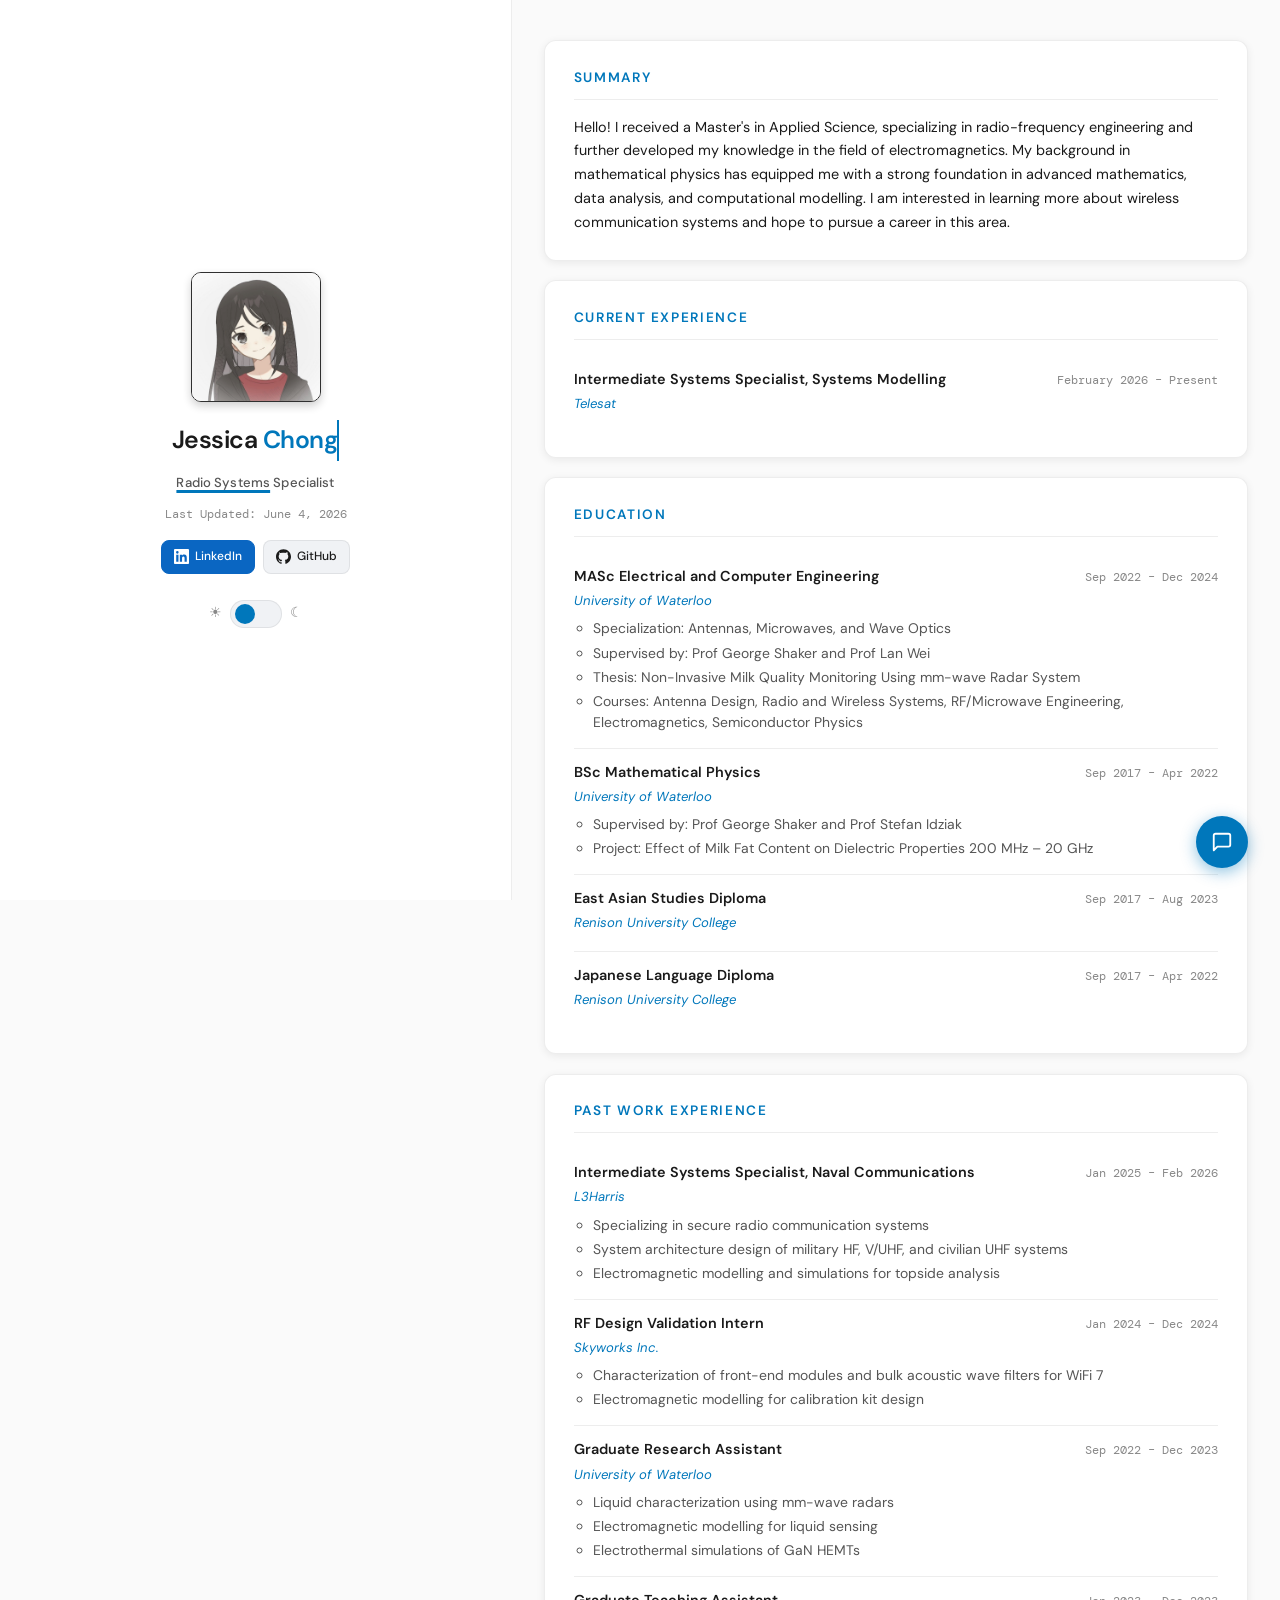
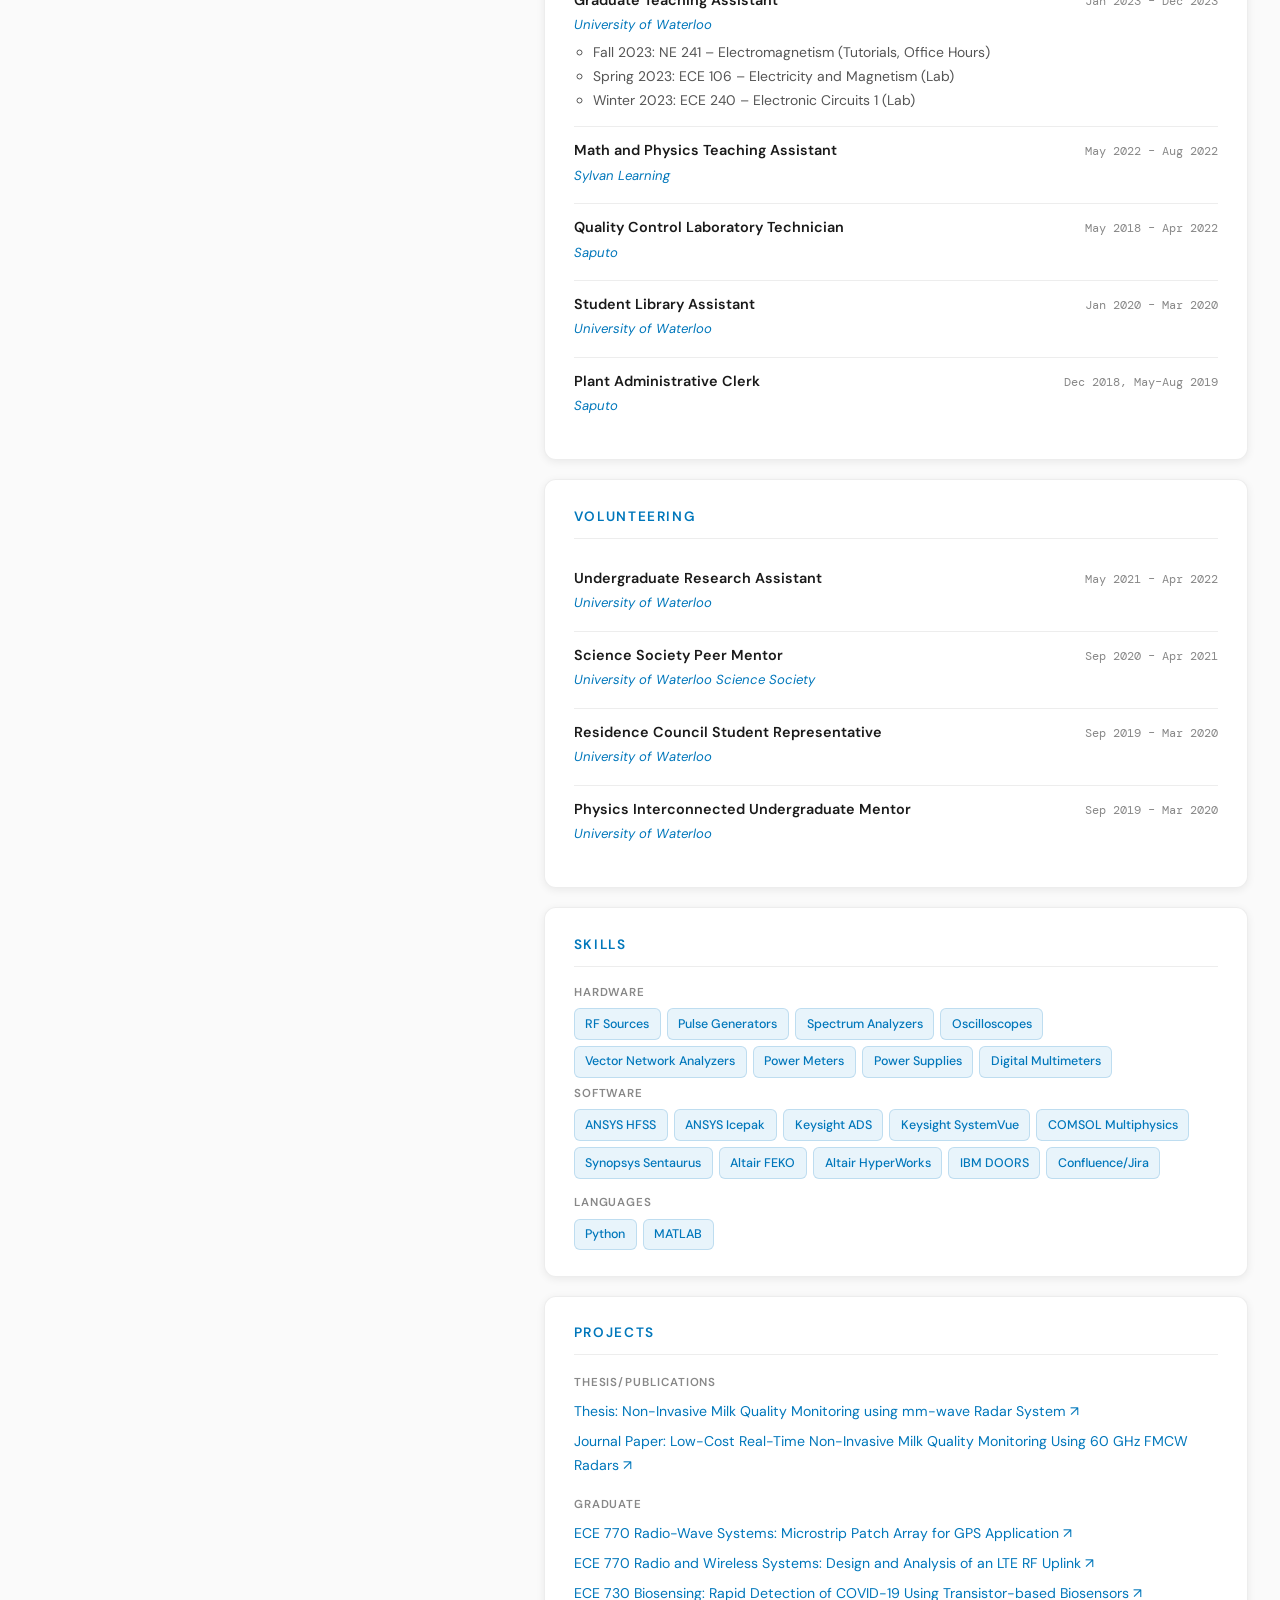
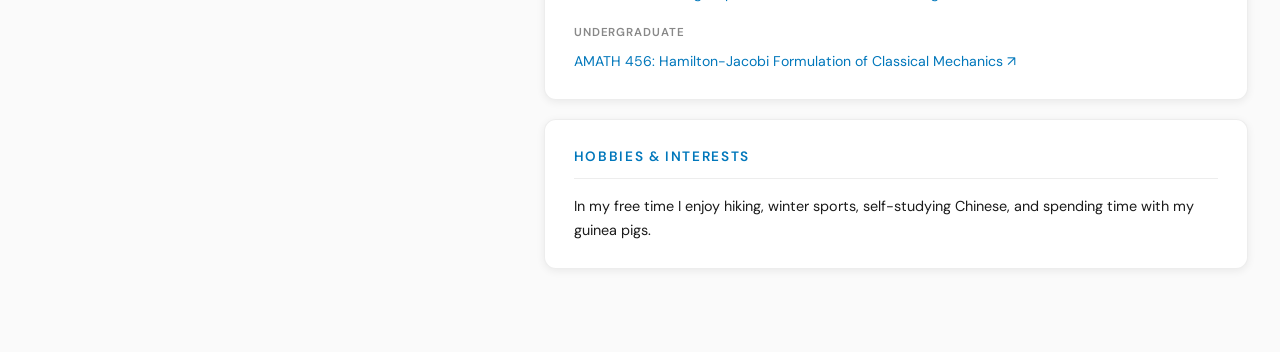
<file: index.html>
<!DOCTYPE html>
<html lang="en" data-theme="light">
<head>
    <meta charset="UTF-8">
    <meta name="viewport" content="width=device-width, initial-scale=1.0">
    <title>Jessica Chong — Radio Systems Specialist</title>
    <link rel="icon" type="image/x-icon" href="favicon.png">
    <link rel="preconnect" href="https://fonts.googleapis.com">
    <link rel="preconnect" href="https://fonts.gstatic.com" crossorigin>
    <link href="https://fonts.googleapis.com/css2?family=DM+Sans:ital,wght@0,300;0,400;0,500;0,600;1,300&family=DM+Mono:wght@400;500&display=swap" rel="stylesheet">
    <link rel="stylesheet" href="style.css">
</head>
<body>

    <div class="layout">

        <!-- ── Sidebar ── -->
        <aside class="sidebar">
            <div class="sidebar-inner">

                <div class="profile-wrap">
                    <img src="profile.jpeg" class="profileimg" alt="Jessica Chong" width="130" />
                </div>

                <div class="typewriter">
                    <h1>Jessica <span class="accent">Chong</span></h1>
                </div>

                <p class="role"><span class="role-underline">Radio Systems</span> Specialist</p>
                <p class="updated">Last Updated: June 4, 2026</p>

                <!-- Social buttons -->
                <div class="social-buttons">
                    <a href="https://www.linkedin.com/in/jkchong/" target="_blank" class="social-btn linkedin">
                        <svg xmlns="http://www.w3.org/2000/svg" viewBox="0 0 24 24" fill="currentColor" width="15" height="15"><path d="M20.447 20.452h-3.554v-5.569c0-1.328-.027-3.037-1.852-3.037-1.853 0-2.136 1.445-2.136 2.939v5.667H9.351V9h3.414v1.561h.046c.477-.9 1.637-1.85 3.37-1.85 3.601 0 4.267 2.37 4.267 5.455v6.286zM5.337 7.433a2.062 2.062 0 0 1-2.063-2.065 2.064 2.064 0 1 1 2.063 2.065zm1.782 13.019H3.555V9h3.564v11.452zM22.225 0H1.771C.792 0 0 .774 0 1.729v20.542C0 23.227.792 24 1.771 24h20.451C23.2 24 24 23.227 24 22.271V1.729C24 .774 23.2 0 22.222 0h.003z"/></svg>
                        LinkedIn
                    </a>
                    <a href="https://github.com/jessicakchong" target="_blank" class="social-btn github">
                        <svg xmlns="http://www.w3.org/2000/svg" viewBox="0 0 24 24" fill="currentColor" width="15" height="15"><path d="M12 .297c-6.63 0-12 5.373-12 12 0 5.303 3.438 9.8 8.205 11.385.6.113.82-.258.82-.577 0-.285-.01-1.04-.015-2.04-3.338.724-4.042-1.61-4.042-1.61C4.422 18.07 3.633 17.7 3.633 17.7c-1.087-.744.084-.729.084-.729 1.205.084 1.838 1.236 1.838 1.236 1.07 1.835 2.809 1.305 3.495.998.108-.776.417-1.305.76-1.605-2.665-.3-5.466-1.332-5.466-5.93 0-1.31.465-2.38 1.235-3.22-.135-.303-.54-1.523.105-3.176 0 0 1.005-.322 3.3 1.23.96-.267 1.98-.399 3-.405 1.02.006 2.04.138 3 .405 2.28-1.552 3.285-1.23 3.285-1.23.645 1.653.24 2.873.12 3.176.765.84 1.23 1.91 1.23 3.22 0 4.61-2.805 5.625-5.475 5.92.42.36.81 1.096.81 2.22 0 1.606-.015 2.896-.015 3.286 0 .315.21.69.825.57C20.565 22.092 24 17.592 24 12.297c0-6.627-5.373-12-12-12"/></svg>
                        GitHub
                    </a>
                </div>

                <div class="theme-toggle-wrap">
                    <span class="toggle-label">☀</span>
                    <label class="theme-switch" for="checkbox" aria-label="Toggle dark mode">
                        <input type="checkbox" id="checkbox" />
                        <div class="slider round"></div>
                    </label>
                    <span class="toggle-label">☾</span>
                </div>

            </div>
        </aside>

        <!-- ── Main content ── -->
        <main class="content">

            <div class="card" id="summary" style="--delay:0s">
                <h2>Summary</h2>
                <p>Hello! I received a Master's in Applied Science, specializing in radio-frequency engineering and further developed my knowledge in the field of electromagnetics.
                    My background in mathematical physics has equipped me with a strong foundation in advanced mathematics, data analysis, and computational modelling.
                    I am interested in learning more about wireless communication systems and hope to pursue a career in this area.</p>
            </div>

            <div class="card" id="experience" style="--delay:0.15s">
                <h2>Current Experience</h2>
                <div class="entry">
                    <div class="entry-header">
                        <span class="entry-title">Intermediate Systems Specialist, Systems Modelling</span>
                        <span class="entry-date">February 2026 – Present</span>
                    </div>
                    <span class="entry-org">Telesat</span>
                </div>
            </div>

            <div class="card" id="education" style="--delay:0.3s">
                <h2>Education</h2>

                <div class="entry">
                    <div class="entry-header">
                        <span class="entry-title">MASc Electrical and Computer Engineering</span>
                        <span class="entry-date">Sep 2022 – Dec 2024</span>
                    </div>
                    <span class="entry-org">University of Waterloo</span>
                    <ul>
                        <li>Specialization: Antennas, Microwaves, and Wave Optics</li>
                        <li>Supervised by: Prof George Shaker and Prof Lan Wei</li>
                        <li>Thesis: Non-Invasive Milk Quality Monitoring Using mm-wave Radar System</li>
                        <li>Courses: Antenna Design, Radio and Wireless Systems, RF/Microwave Engineering, Electromagnetics, Semiconductor Physics</li>
                    </ul>
                </div>

                <div class="entry">
                    <div class="entry-header">
                        <span class="entry-title">BSc Mathematical Physics</span>
                        <span class="entry-date">Sep 2017 – Apr 2022</span>
                    </div>
                    <span class="entry-org">University of Waterloo</span>
                    <ul>
                        <li>Supervised by: Prof George Shaker and Prof Stefan Idziak</li>
                        <li>Project: Effect of Milk Fat Content on Dielectric Properties 200 MHz – 20 GHz</li>
                    </ul>
                </div>

                <div class="entry">
                    <div class="entry-header">
                        <span class="entry-title">East Asian Studies Diploma</span>
                        <span class="entry-date">Sep 2017 – Aug 2023</span>
                    </div>
                    <span class="entry-org">Renison University College</span>
                </div>

                <div class="entry">
                    <div class="entry-header">
                        <span class="entry-title">Japanese Language Diploma</span>
                        <span class="entry-date">Sep 2017 – Apr 2022</span>
                    </div>
                    <span class="entry-org">Renison University College</span>
                </div>

            </div>

            <div class="card" id="past-work" style="--delay:0.45s">
                <h2>Past Work Experience</h2>

                <div class="entry">
                    <div class="entry-header">
                        <span class="entry-title">Intermediate Systems Specialist, Naval Communications</span>
                        <span class="entry-date">Jan 2025 – Feb 2026</span>
                    </div>
                    <span class="entry-org">L3Harris</span>
                    <ul>
                        <li>Specializing in secure radio communication systems</li>
                        <li>System architecture design of military HF, V/UHF, and civilian UHF systems</li>
                        <li>Electromagnetic modelling and simulations for topside analysis</li>
                    </ul>
                </div>

                <div class="entry">
                    <div class="entry-header">
                        <span class="entry-title">RF Design Validation Intern</span>
                        <span class="entry-date">Jan 2024 – Dec 2024</span>
                    </div>
                    <span class="entry-org">Skyworks Inc.</span>
                    <ul>
                        <li>Characterization of front-end modules and bulk acoustic wave filters for WiFi 7</li>
                        <li>Electromagnetic modelling for calibration kit design</li>
                    </ul>
                </div>

                <div class="entry">
                    <div class="entry-header">
                        <span class="entry-title">Graduate Research Assistant</span>
                        <span class="entry-date">Sep 2022 – Dec 2023</span>
                    </div>
                    <span class="entry-org">University of Waterloo</span>
                    <ul>
                        <li>Liquid characterization using mm-wave radars</li>
                        <li>Electromagnetic modelling for liquid sensing</li>
                        <li>Electrothermal simulations of GaN HEMTs</li>
                    </ul>
                </div>

                <div class="entry">
                    <div class="entry-header">
                        <span class="entry-title">Graduate Teaching Assistant</span>
                        <span class="entry-date">Jan 2023 – Dec 2023</span>
                    </div>
                    <span class="entry-org">University of Waterloo</span>
                    <ul>
                        <li>Fall 2023: NE 241 – Electromagnetism (Tutorials, Office Hours)</li>
                        <li>Spring 2023: ECE 106 – Electricity and Magnetism (Lab)</li>
                        <li>Winter 2023: ECE 240 – Electronic Circuits 1 (Lab)</li>
                    </ul>
                </div>

                <div class="entry">
                    <div class="entry-header">
                        <span class="entry-title">Math and Physics Teaching Assistant</span>
                        <span class="entry-date">May 2022 – Aug 2022</span>
                    </div>
                    <span class="entry-org">Sylvan Learning</span>
                </div>

                <div class="entry">
                    <div class="entry-header">
                        <span class="entry-title">Quality Control Laboratory Technician</span>
                        <span class="entry-date">May 2018 – Apr 2022</span>
                    </div>
                    <span class="entry-org">Saputo</span>
                </div>

                <div class="entry">
                    <div class="entry-header">
                        <span class="entry-title">Student Library Assistant</span>
                        <span class="entry-date">Jan 2020 – Mar 2020</span>
                    </div>
                    <span class="entry-org">University of Waterloo</span>
                </div>

                <div class="entry">
                    <div class="entry-header">
                        <span class="entry-title">Plant Administrative Clerk</span>
                        <span class="entry-date">Dec 2018, May–Aug 2019</span>
                    </div>
                    <span class="entry-org">Saputo</span>
                </div>

            </div>

            <div class="card" id="volunteering" style="--delay:0.6s">
                <h2>Volunteering</h2>

                <div class="entry">
                    <div class="entry-header">
                        <span class="entry-title">Undergraduate Research Assistant</span>
                        <span class="entry-date">May 2021 – Apr 2022</span>
                    </div>
                    <span class="entry-org">University of Waterloo</span>
                </div>

                <div class="entry">
                    <div class="entry-header">
                        <span class="entry-title">Science Society Peer Mentor</span>
                        <span class="entry-date">Sep 2020 – Apr 2021</span>
                    </div>
                    <span class="entry-org">University of Waterloo Science Society</span>
                </div>

                <div class="entry">
                    <div class="entry-header">
                        <span class="entry-title">Residence Council Student Representative</span>
                        <span class="entry-date">Sep 2019 – Mar 2020</span>
                    </div>
                    <span class="entry-org">University of Waterloo</span>
                </div>

                <div class="entry">
                    <div class="entry-header">
                        <span class="entry-title">Physics Interconnected Undergraduate Mentor</span>
                        <span class="entry-date">Sep 2019 – Mar 2020</span>
                    </div>
                    <span class="entry-org">University of Waterloo</span>
                </div>

            </div>

            <div class="card" id="skills" style="--delay:0.75s">
                <h2>Skills</h2>
                <div class="skills-grid">
                    <div class="skill-group">
                        <span class="skill-label">Hardware</span>
                        <div class="skill-tags">
                            <span class="tag">RF Sources</span>
                            <span class="tag">Pulse Generators</span>
                            <span class="tag">Spectrum Analyzers</span>
                            <span class="tag">Oscilloscopes</span>
                            <span class="tag">Vector Network Analyzers</span>
                            <span class="tag">Power Meters</span>
                            <span class="tag">Power Supplies</span>
                            <span class="tag">Digital Multimeters</span>
                        </div>
                        <span class="skill-label">Software</span>
                        <div class="skill-tags">
                            <span class="tag">ANSYS HFSS</span>
                            <span class="tag">ANSYS Icepak</span>
                            <span class="tag">Keysight ADS</span>
                            <span class="tag">Keysight SystemVue</span>
                            <span class="tag">COMSOL Multiphysics</span>
                            <span class="tag">Synopsys Sentaurus</span>
                            <span class="tag">Altair FEKO</span>
                            <span class="tag">Altair HyperWorks</span>
                            <span class="tag">IBM DOORS</span>
                            <span class="tag">Confluence/Jira</span>
                        </div>
                    </div>
                    <div class="skill-group">
                        <span class="skill-label">Languages</span>
                        <div class="skill-tags">
                            <span class="tag">Python</span>
                            <span class="tag">MATLAB</span>
                        </div>
                    </div>
                </div>
            </div>

            <div class="card" id="projects" style="--delay:0.9s">
                <h2>Projects</h2>
                <h4>Thesis/Publications</h4>
                <ul class="project-list">
                    <li><a href="https://uwspace.uwaterloo.ca/items/f5dc00b1-567c-45a2-8cf0-751ff5e52846" target="_blank">Thesis: Non-Invasive Milk Quality Monitoring using mm-wave Radar System ↗</a></li>
                    <li><a href="https://ieeexplore.ieee.org/document/10883987" target="_blank">Journal Paper: Low-Cost Real-Time Non-Invasive Milk Quality Monitoring Using 60 GHz FMCW Radars ↗</a></li>
                </ul>
                <h4>Graduate</h4>
                <ul class="project-list">
                    <li><a href="https://github.com/jessicakchong/ECE770Antenna/blob/main/ECE%20770%20Antenna%20Project%20(Jessica%20Chong).pdf" target="_blank">ECE 770 Radio-Wave Systems: Microstrip Patch Array for GPS Application ↗</a></li>
                    <li><a href="https://github.com/jessicakchong/ECE770Radio/blob/main/ECE%20770%20Radio%20Project%20(Jessica%20Chong).pdf" target="_blank">ECE 770 Radio and Wireless Systems: Design and Analysis of an LTE RF Uplink ↗</a></li>
                    <li><a href="https://github.com/jessicakchong/ECE730Biosensing/blob/main/ECE%20730%20Project%20(Jessica%20Chong).pdf" target="_blank">ECE 730 Biosensing: Rapid Detection of COVID-19 Using Transistor-based Biosensors ↗</a></li>
                </ul>
                <h4>Undergraduate</h4>
                <ul class="project-list">
                    <li><a href="https://github.com/jessicakchong/AMATH456Project/blob/main/AMATH_456_Group_Project.pdf" target="_blank">AMATH 456: Hamilton-Jacobi Formulation of Classical Mechanics ↗</a></li>
                </ul>
            </div>

            <div class="card" id="hobbies" style="--delay:1.05s">
                <h2>Hobbies &amp; Interests</h2>
                <p>In my free time I enjoy hiking, winter sports, self-studying Chinese, and spending time with my guinea pigs.</p>
            </div>

        </main>
    </div>

    <!-- ── Floating contact button ── -->
    <button class="fab" id="fabBtn" aria-label="Contact me">
        <svg xmlns="http://www.w3.org/2000/svg" viewBox="0 0 24 24" fill="none" stroke="currentColor" stroke-width="2" stroke-linecap="round" stroke-linejoin="round" width="22" height="22"><path d="M21 15a2 2 0 0 1-2 2H7l-4 4V5a2 2 0 0 1 2-2h14a2 2 0 0 1 2 2z"/></svg>
    </button>

    <!-- ── Contact modal ── -->
    <div class="modal-overlay" id="modalOverlay">
        <div class="modal" role="dialog" aria-modal="true" aria-labelledby="modalTitle">
            <div class="modal-header">
                <h3 id="modalTitle">Get in Touch</h3>
                <button class="modal-close" id="modalClose" aria-label="Close">&times;</button>
            </div>
            <form class="contact-form" id="contactForm" action="https://formsubmit.co/994a73c46f4b9934db5e9598874893b4" method="POST">
                <input type="hidden" name="_captcha" value="false">
                <input type="hidden" name="_template" value="table">

                <div class="form-group">
                    <label for="fname">Name <span class="required">*</span></label>
                    <input type="text" id="fname" name="name" placeholder="Your name" required />
                </div>
                <div class="form-group">
                    <label for="femail">Email <span class="required">*</span></label>
                    <input type="email" id="femail" name="email" placeholder="your@email.com" required />
                </div>
                <div class="form-group">
                    <label for="fsubject">Subject <span class="required">*</span></label>
                    <input type="text" id="fsubject" name="_subject" placeholder="What's this about?" required />
                </div>
                <div class="form-group">
                    <label for="fmessage">Message <span class="required">*</span></label>
                    <textarea id="fmessage" name="message" rows="4" placeholder="Your message..." required></textarea>
                </div>

                <div class="form-group captcha-group">
                    <label>What is <span id="captcha-q" style="font-weight:600;color:var(--blue)"></span>? <span class="required">*</span></label>
                    <input type="number" id="captcha-answer" placeholder="Answer" required autocomplete="off" />
                    <p class="captcha-error" id="captcha-error">Incorrect answer — please try again.</p>
                </div>

                <button type="submit" class="submit-btn">Send Message</button>
            </form>
            <div class="form-success" id="formSuccess">
                <svg xmlns="http://www.w3.org/2000/svg" viewBox="0 0 24 24" fill="none" stroke="var(--blue)" stroke-width="2" stroke-linecap="round" stroke-linejoin="round" width="44" height="44"><path d="M22 11.08V12a10 10 0 1 1-5.93-9.14"/><polyline points="22 4 12 14.01 9 11.01"/></svg>
                <p>Message sent! I'll get back to you soon.</p>
            </div>
        </div>
    </div>

    <script src="script.js"></script>
</body>
</html>
</file>
<file: style.css>
/* ─────────────────────────────────────────
   CSS Variables & Reset
───────────────────────────────────────── */
:root {
    --blue:       #0077bb;
    --blue-light: #e8f4fb;
    --blue-dim:   rgba(0,119,187,0.12);

    --bg:         #FAFAFA;
    --surface:    #ffffff;
    --surface2:   #f0f2f5;
    --border:     rgba(0,0,0,0.07);
    --text:       #1a1a1a;
    --text-sub:   #555;
    --text-muted: #888;

    --shadow-sm:  0 2px 8px rgba(0,0,0,0.07);
    --shadow-md:  0 6px 20px rgba(0,0,0,0.09);
    --shadow-lg:  0 12px 32px rgba(0,0,0,0.12);

    --radius:     12px;
    --font-body:  'DM Sans', Arial, Helvetica, sans-serif;
    --font-mono:  'DM Mono', monospace;

    --sidebar-w:  40%;
}

[data-theme="dark"] {
    --bg:        #191B19;
    --surface:   #272927;
    --surface2:  #2f312f;
    --border:    rgba(255,255,255,0.07);
    --text:      #C0C4C4;
    --text-sub:  #9a9e9a;
    --text-muted:#6b7060;
    --shadow-sm: 0 2px 8px rgba(0,0,0,0.3);
    --shadow-md: 0 6px 20px rgba(0,0,0,0.4);
    --shadow-lg: 0 12px 32px rgba(0,0,0,0.5);
    --blue-light: rgba(0,119,187,0.15);
    --blue-dim:  rgba(0,119,187,0.18);
}

*, *::before, *::after { box-sizing: border-box; margin: 0; padding: 0; }

html { scroll-behavior: smooth; }

body {
    font-family: var(--font-body);
    font-size: 15px;
    line-height: 1.65;
    color: var(--text);
    background: var(--bg);
    transition: background-color 0.35s ease, color 0.35s ease;
    min-height: 100vh;
}

/* ─────────────────────────────────────────
   Scrollbar
───────────────────────────────────────── */
::-webkit-scrollbar { width: 8px; }
::-webkit-scrollbar-track { background: transparent; }
::-webkit-scrollbar-thumb {
    background: rgba(0,119,187,0.25);
    border-radius: 4px;
}
::-webkit-scrollbar-thumb:hover { background: rgba(0,119,187,0.45); }

/* ─────────────────────────────────────────
   Layout
───────────────────────────────────────── */
.layout {
    display: flex;
    min-height: 100vh;
}

/* ─────────────────────────────────────────
   Sidebar
───────────────────────────────────────── */
.sidebar {
    width: var(--sidebar-w);
    flex-shrink: 0;
    position: fixed;
    top: 0;
    left: 0;
    height: 100vh;
    overflow-y: auto;
    display: flex;
    align-items: center;
    justify-content: center;
    padding: 2rem 1.5rem;
    border-right: 1px solid var(--border);
    background: var(--surface);
    transition: background-color 0.35s ease, border-color 0.35s ease;
}

.sidebar-inner {
    display: flex;
    flex-direction: column;
    align-items: center;
    text-align: center;
    gap: 0.6rem;
    width: 100%;
}

.profile-wrap {
    margin-bottom: 0.5rem;
    display: flex;
    justify-content: center;
}

.profileimg {
    border-radius: 10px;
    border: 1.5px solid;
    box-shadow: 0 4px 8px 0 rgba(0,0,0,0.2);
    display: block;
    opacity: 0.9;
    transition: opacity 0.3s;
    width: 130px;
    height: 130px;
    object-fit: cover;
}

.profileimg:hover {
    opacity: 1;
}

/* ── Typewriter ── */
.typewriter {
    display: flex;
    justify-content: center;
}

.typewriter h1 {
    font-size: 1.55rem;
    font-weight: 600;
    letter-spacing: -0.02em;
    white-space: nowrap;
    overflow: hidden;
    border-right: 2px solid var(--blue);
    width: max-content;
    max-width: 0;
    animation:
        typing 2.2s steps(14, end) forwards,
        blink-caret 0.75s step-end infinite;
}

@keyframes typing {
    from { max-width: 0 }
    to   { max-width: 20ch }
}
@keyframes blink-caret {
    from, to { border-color: transparent }
    50%      { border-color: var(--blue) }
}

.accent { color: var(--blue); }

.role {
    font-size: 0.82rem;
    font-weight: 500;
    color: var(--text-sub);
    letter-spacing: 0.01em;
    margin-top: 0.1rem;
}

.role-underline {
    text-decoration: underline;
    text-decoration-color: var(--blue);
    text-decoration-thickness: 2.5px;
    text-underline-offset: 3px;
}

.updated {
    font-size: 0.72rem;
    color: var(--text-muted);
    font-family: var(--font-mono);
    margin-top: 0.1rem;
}

/* ── Social buttons ── */
.social-buttons {
    display: flex;
    gap: 0.5rem;
    margin-top: 0.4rem;
    justify-content: center;
}

.social-btn {
    display: inline-flex;
    align-items: center;
    gap: 0.4rem;
    font-size: 0.75rem;
    font-weight: 500;
    padding: 0.38rem 0.75rem;
    border-radius: 8px;
    text-decoration: none;
    transition: transform 0.2s ease, box-shadow 0.2s ease, opacity 0.2s;
    border: 1px solid var(--border);
}

.social-btn:hover {
    transform: translateY(-2px);
    box-shadow: var(--shadow-sm);
    opacity: 0.85;
}

.social-btn.linkedin {
    background: #0a66c2;
    color: #fff;
    border-color: #0a66c2;
}

.social-btn.github {
    background: var(--surface2);
    color: var(--text);
    border-color: var(--border);
}

[data-theme="dark"] .social-btn.github {
    background: var(--surface2);
    color: var(--text);
}

/* ── Theme toggle ── */
.theme-toggle-wrap {
    display: flex;
    align-items: center;
    gap: 0.5rem;
    margin-top: 1rem;
}

.toggle-label {
    font-size: 0.85rem;
    color: var(--text-muted);
}

.theme-switch {
    display: inline-block;
    height: 28px;
    width: 52px;
    position: relative;
}

.theme-switch input { display: none; }

.slider {
    background-color: var(--surface2);
    border: 1px solid var(--border);
    bottom: 0; left: 0; right: 0; top: 0;
    position: absolute;
    cursor: pointer;
    transition: 0.35s;
}

.slider:before {
    background-color: var(--blue);
    bottom: 3px;
    content: "";
    height: 20px;
    left: 4px;
    position: absolute;
    width: 20px;
    transition: 0.35s;
}

input:checked + .slider { background-color: var(--blue-dim); border-color: var(--blue); }
input:checked + .slider:before { transform: translateX(24px); }

.slider.round { border-radius: 28px; }
.slider.round:before { border-radius: 50%; }

/* ─────────────────────────────────────────
   Main Content
───────────────────────────────────────── */
.content {
    margin-left: var(--sidebar-w);
    flex: 1;
    padding: 2.5rem 2rem 4rem;
    max-width: 780px;
}

/* ─────────────────────────────────────────
   Cards
───────────────────────────────────────── */
.card {
    background: var(--surface);
    border-radius: var(--radius);
    padding: 1.6rem 1.8rem;
    margin-bottom: 1.2rem;
    box-shadow: var(--shadow-sm);
    border: 1px solid var(--border);
    opacity: 0;
    animation: fadeUp 0.55s ease forwards;
    animation-delay: var(--delay, 0s);
    transition: background-color 0.35s ease, border-color 0.35s ease,
                box-shadow 0.25s ease, transform 0.25s ease;
}

.card:hover {
    box-shadow: var(--shadow-md);
    transform: translateY(-2px);
}

@keyframes fadeUp {
    from { opacity: 0; transform: translateY(14px); }
    to   { opacity: 1; transform: translateY(0); }
}

.card h2 {
    font-size: 0.85rem;
    font-weight: 600;
    letter-spacing: 0.12em;
    text-transform: uppercase;
    color: var(--blue);
    margin-bottom: 1rem;
    padding-bottom: 0.6rem;
    border-bottom: 1px solid var(--border);
}

.card h4 {
    font-size: 0.72rem;
    font-weight: 600;
    letter-spacing: 0.08em;
    text-transform: uppercase;
    color: var(--text-muted);
    margin: 1.1rem 0 0.5rem;
}

.card p {
    color: var(--text);
    font-size: 0.9rem;
}

/* ─────────────────────────────────────────
   Entry (experience / education rows)
───────────────────────────────────────── */
.entry {
    padding: 0.75rem 0;
    border-bottom: 1px solid var(--border);
}

.entry:last-child { border-bottom: none; }
.entry:first-child { padding-top: 0; }

.entry-header {
    display: flex;
    justify-content: space-between;
    align-items: baseline;
    gap: 0.8rem;
    flex-wrap: wrap;
}

.entry-title {
    font-weight: 600;
    font-size: 0.9rem;
    color: var(--text);
}

.entry-date {
    font-family: var(--font-mono);
    font-size: 0.72rem;
    color: var(--text-muted);
    white-space: nowrap;
    flex-shrink: 0;
}

.entry-org {
    display: block;
    font-size: 0.82rem;
    font-style: italic;
    color: var(--blue);
    margin-top: 0.1rem;
    margin-bottom: 0.3rem;
}

.entry ul {
    list-style: circle;
    margin: 0.4rem 0 0 1.2rem;
    padding: 0;
}

.entry ul li {
    font-size: 0.87rem;
    color: var(--text-sub);
    margin-bottom: 0.2rem;
    line-height: 1.5;
}

/* ─────────────────────────────────────────
   Skills
───────────────────────────────────────── */
.skills-grid {
    display: flex;
    flex-direction: column;
    gap: 0.9rem;
}

.skill-group { display: flex; flex-direction: column; gap: 0.4rem; }

.skill-label {
    font-size: 0.72rem;
    font-weight: 600;
    letter-spacing: 0.08em;
    text-transform: uppercase;
    color: var(--text-muted);
}

.skill-tags {
    display: flex;
    flex-wrap: wrap;
    gap: 0.4rem;
}

.tag {
    display: inline-block;
    background: var(--blue-light);
    color: var(--blue);
    font-size: 0.78rem;
    font-weight: 500;
    padding: 0.28rem 0.65rem;
    border-radius: 6px;
    border: 1px solid rgba(0,119,187,0.18);
    transition: background 0.2s, transform 0.2s;
}

.tag:hover {
    background: var(--blue);
    color: #fff;
    transform: translateY(-1px);
}

/* ─────────────────────────────────────────
   Projects
───────────────────────────────────────── */
.project-list {
    list-style: none;
    padding: 0;
    margin: 0;
    display: flex;
    flex-direction: column;
    gap: 0.45rem;
}

.project-list li {
    font-size: 0.88rem;
}

.card a {
    color: var(--blue);
    text-decoration: none;
    transition: color 0.2s, opacity 0.2s;
}

.card a:hover { opacity: 0.75; }

/* ─────────────────────────────────────────
   Footer
───────────────────────────────────────── */
/* ─────────────────────────────────────────
   Responsive — Mobile & Tablet
   Mimics the original stacked layout on small screens
───────────────────────────────────────── */
@media (max-width: 900px) {

    .layout {
        flex-direction: column;
    }

    .sidebar {
        position: relative;
        width: 100%;
        height: auto;
        border-right: none;
        border-bottom: 1px solid var(--border);
        padding: 2rem 1.5rem 1.5rem;
    }

    .sidebar-inner {
        gap: 0.5rem;
    }

    .typewriter {
        justify-content: center;
    }

    .typewriter h1 {
        font-size: 1.7rem;
        white-space: nowrap;
    }

    .content {
        margin-left: 0;
        padding: 1.5rem 1rem 3rem;
        max-width: 100%;
    }

    .entry-header {
        flex-direction: column;
        gap: 0.1rem;
    }

    .social-buttons {
        margin-top: 0.2rem;
    }
}

@media (max-width: 480px) {

    body { font-size: 14px; }

    .profileimg { width: 110px; height: 110px; }

    .typewriter h1 { font-size: 1.45rem; }

    .card {
        padding: 1.2rem 1.1rem;
        margin-bottom: 1rem;
    }

    .content {
        padding: 1rem 0.75rem 2.5rem;
    }
}

/* ─────────────────────────────────────────
   Floating Action Button
───────────────────────────────────────── */
.fab {
    position: fixed;
    bottom: 2rem;
    right: 2rem;
    width: 52px;
    height: 52px;
    border-radius: 50%;
    background: var(--blue);
    color: #fff;
    border: none;
    cursor: pointer;
    display: flex;
    align-items: center;
    justify-content: center;
    box-shadow: 0 4px 16px rgba(0,119,187,0.45);
    transition: transform 0.2s ease, box-shadow 0.2s ease;
    z-index: 900;
}

.fab:hover {
    transform: translateY(-3px) scale(1.06);
    box-shadow: 0 8px 24px rgba(0,119,187,0.5);
}

/* ─────────────────────────────────────────
   Modal overlay
───────────────────────────────────────── */
.modal-overlay {
    position: fixed;
    inset: 0;
    background: rgba(0,0,0,0.45);
    display: flex;
    align-items: center;
    justify-content: center;
    z-index: 1000;
    opacity: 0;
    pointer-events: none;
    transition: opacity 0.25s ease;
    padding: 1rem;
}

.modal-overlay.open {
    opacity: 1;
    pointer-events: all;
}

.modal {
    background: var(--surface);
    border: 1px solid var(--border);
    border-radius: 16px;
    width: 100%;
    max-width: 460px;
    padding: 1.8rem;
    box-shadow: var(--shadow-lg);
    transform: translateY(16px);
    transition: transform 0.25s ease, background-color 0.35s ease;
    max-height: 90vh;
    overflow-y: auto;
}

.modal-overlay.open .modal {
    transform: translateY(0);
}

.modal-header {
    display: flex;
    justify-content: space-between;
    align-items: center;
    margin-bottom: 1.4rem;
}

.modal-header h3 {
    font-size: 1.1rem;
    font-weight: 600;
    color: var(--text);
}

.modal-close {
    background: none;
    border: none;
    font-size: 1.5rem;
    cursor: pointer;
    color: var(--text-muted);
    line-height: 1;
    padding: 0 0.2rem;
    transition: color 0.2s;
}

.modal-close:hover { color: var(--text); }

/* ─────────────────────────────────────────
   Contact form
───────────────────────────────────────── */
.contact-form {
    display: flex;
    flex-direction: column;
    gap: 1rem;
}

.form-group {
    display: flex;
    flex-direction: column;
    gap: 0.35rem;
}

.form-group label {
    font-size: 0.78rem;
    font-weight: 600;
    color: var(--text-sub);
    letter-spacing: 0.02em;
}

.required { color: var(--blue); }

.form-group input,
.form-group textarea {
    background: var(--surface2);
    border: 1px solid var(--border);
    border-radius: 8px;
    padding: 0.6rem 0.8rem;
    font-family: var(--font-body);
    font-size: 0.88rem;
    color: var(--text);
    transition: border-color 0.2s, box-shadow 0.2s;
    outline: none;
    resize: vertical;
}

.form-group input:focus,
.form-group textarea:focus {
    border-color: var(--blue);
    box-shadow: 0 0 0 3px var(--blue-dim);
}

.captcha-group input { max-width: 120px; }

.captcha-error {
    display: none;
    font-size: 0.76rem;
    color: #e05252;
    margin-top: 0.1rem;
}

.submit-btn {
    margin-top: 0.4rem;
    background: var(--blue);
    color: #fff;
    border: none;
    border-radius: 8px;
    padding: 0.7rem 1.2rem;
    font-family: var(--font-body);
    font-size: 0.88rem;
    font-weight: 600;
    cursor: pointer;
    transition: opacity 0.2s, transform 0.2s;
}

.submit-btn:hover {
    opacity: 0.88;
    transform: translateY(-1px);
}

/* ─────────────────────────────────────────
   Success state
───────────────────────────────────────── */
.form-success {
    display: none;
    flex-direction: column;
    align-items: center;
    justify-content: center;
    gap: 1rem;
    padding: 2rem 1rem;
    text-align: center;
    color: var(--text);
    font-size: 0.95rem;
}
</file>
